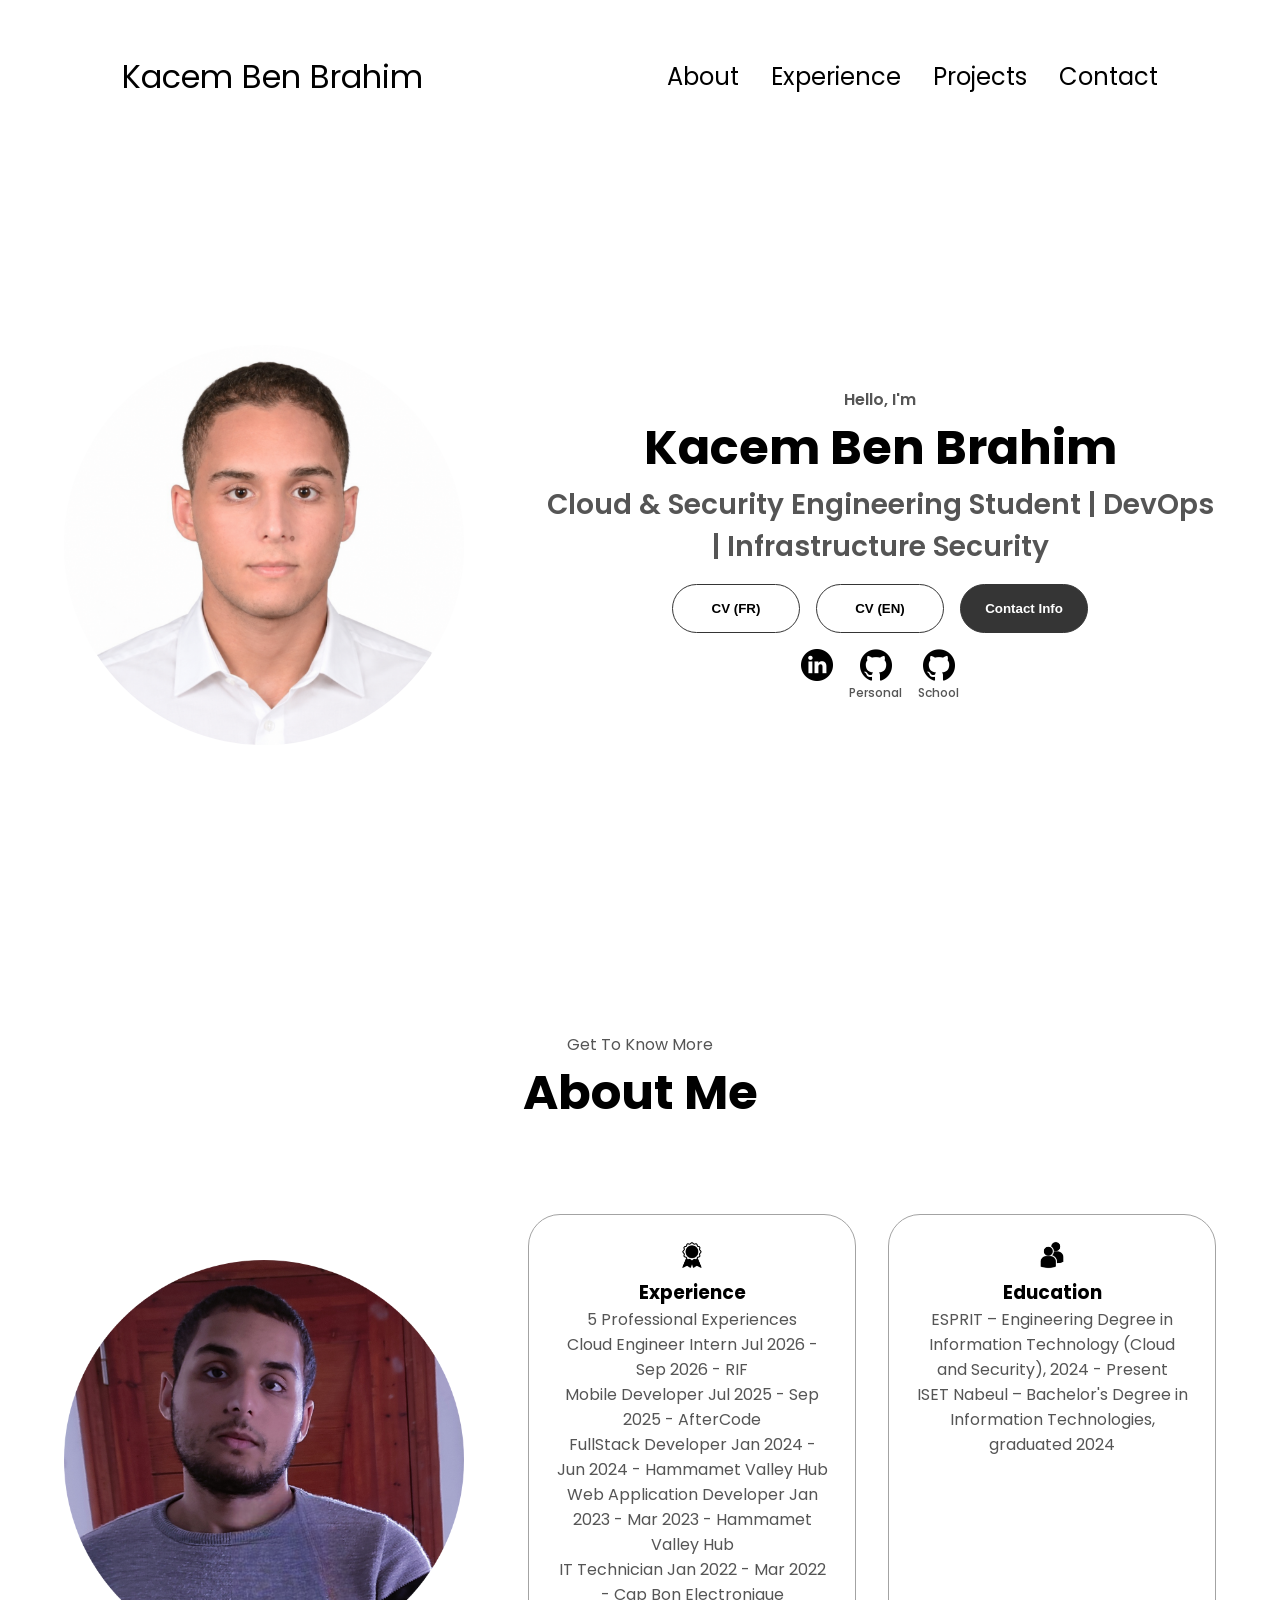
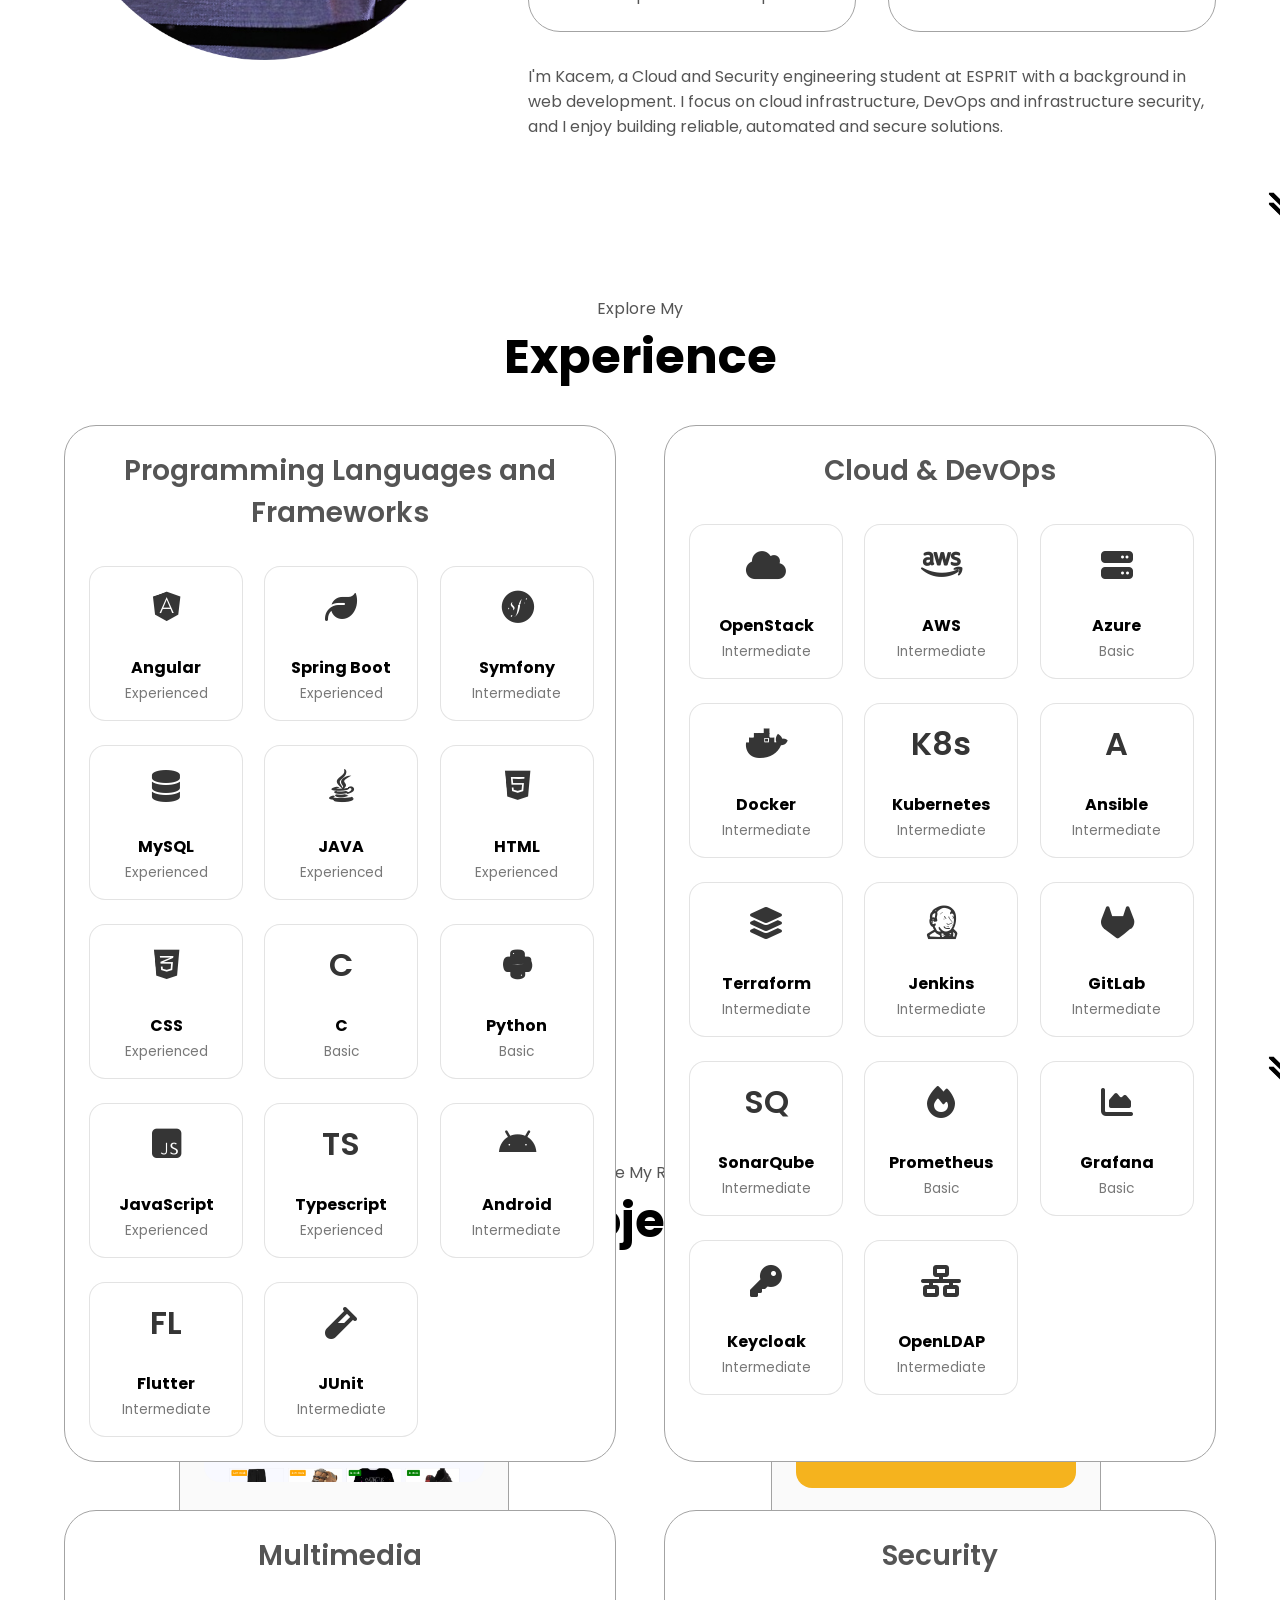
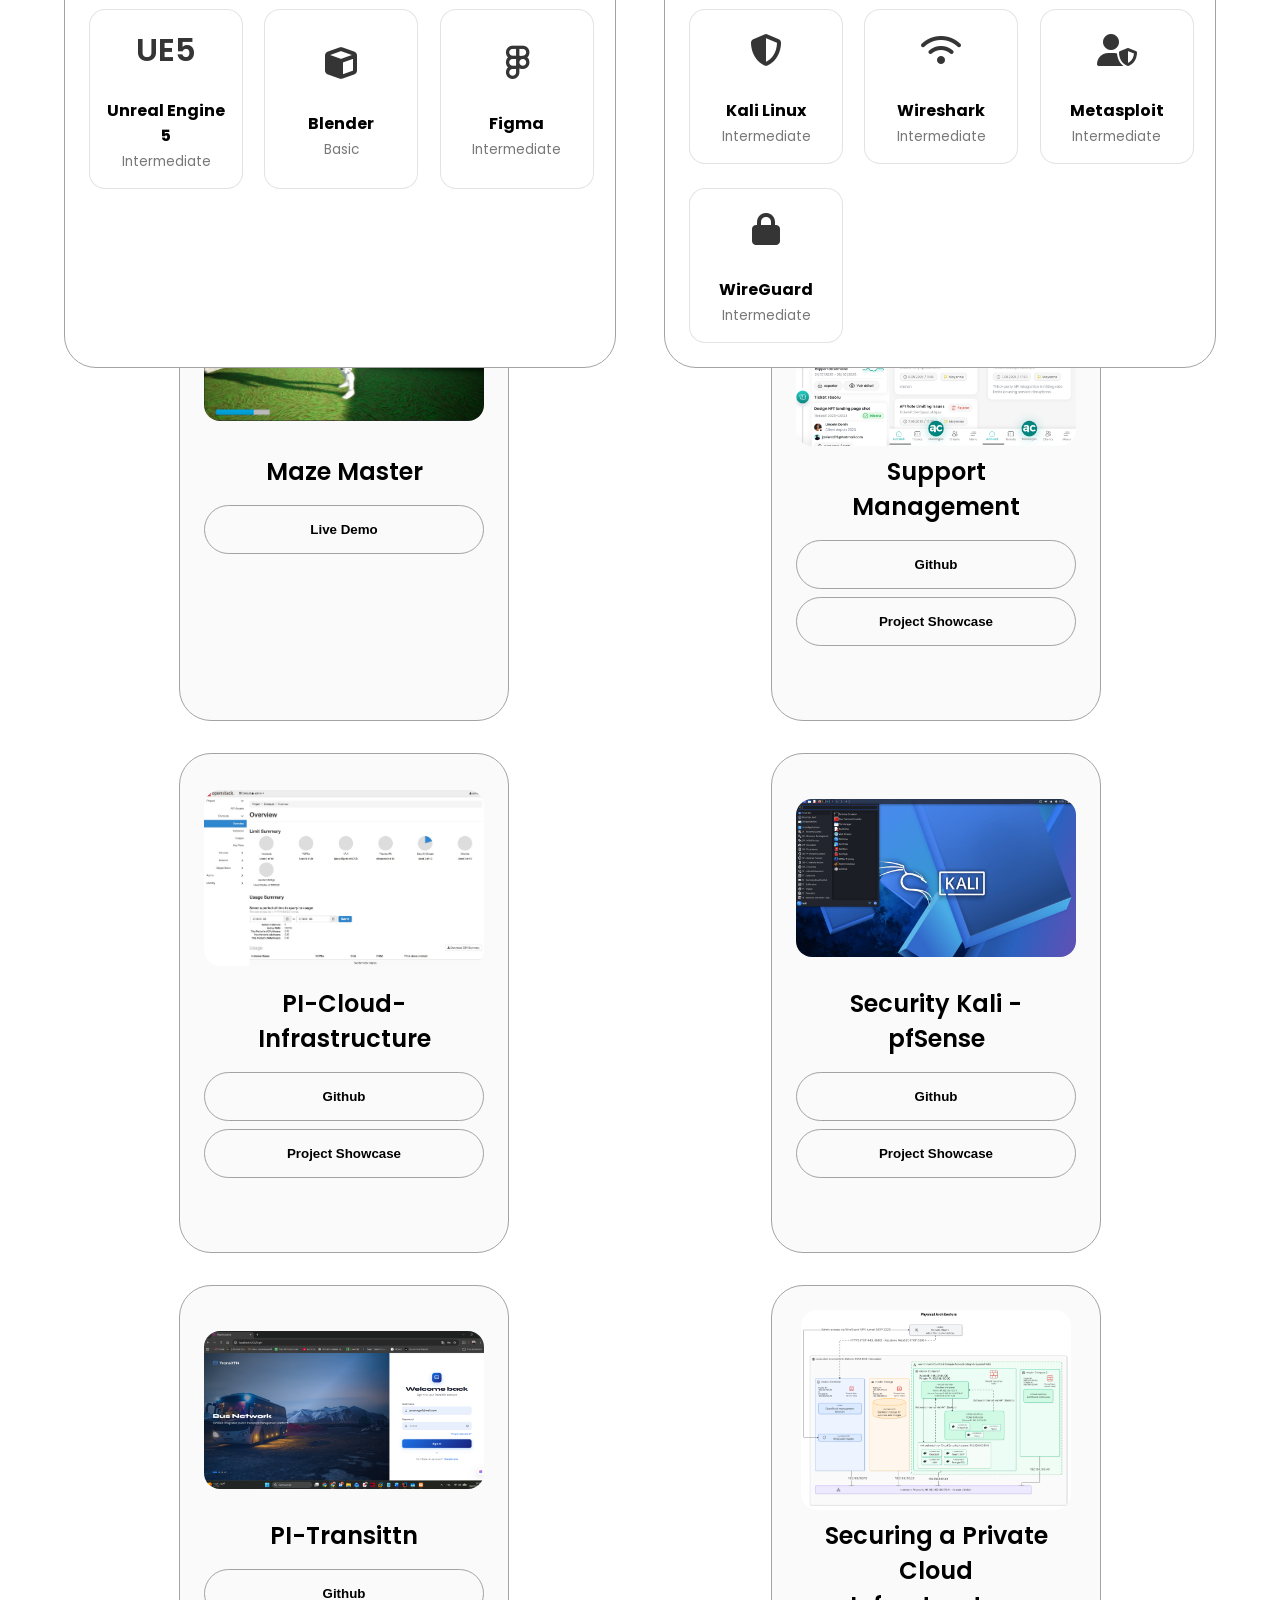
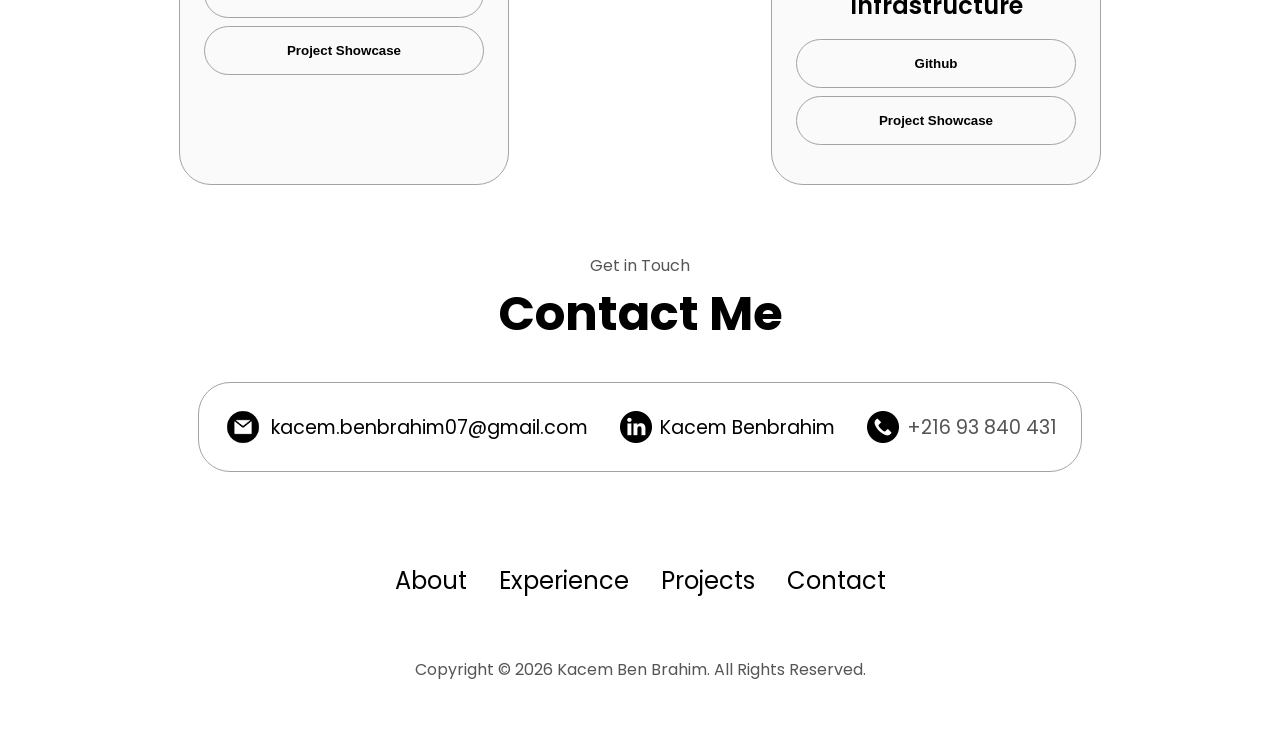
<file: index.html>
<!DOCTYPE html>
<html lang="en">
  <head>
    <meta charset="UTF-8" />
    <meta http-equiv="X-UA-Compatible" content="IE=edge" />
    <meta name="viewport" content="width=device-width, initial-scale=1.0" />
    <title>My Portfolio</title>
    <link rel="stylesheet" href="style.css" />
    <link rel="stylesheet" href="mediaqueries.css" />
    <link rel="stylesheet" href="https://cdnjs.cloudflare.com/ajax/libs/font-awesome/6.4.0/css/all.min.css" />
  </head>
  <body>
    <nav id="desktop-nav">
      <div class="logo">Kacem Ben Brahim</div>
      <div>
        <ul class="nav-links">
          <li><a href="#about">About</a></li>
          <li><a href="#experience">Experience</a></li>
          <li><a href="#projects">Projects</a></li>
          <li><a href="#contact">Contact</a></li>
        </ul>
      </div>
    </nav>
    <nav id="hamburger-nav">
      <div class="logo">Kacem Ben Brahim</div>
      <div class="hamburger-menu">
        <div class="hamburger-icon" onclick="toggleMenu()">
          <span></span>
          <span></span>
          <span></span>
        </div>
        <div class="menu-links">
          <li><a href="#about" onclick="toggleMenu()">About</a></li>
          <li><a href="#experience" onclick="toggleMenu()">Experience</a></li>
          <li><a href="#projects" onclick="toggleMenu()">Projects</a></li>
          <li><a href="#contact" onclick="toggleMenu()">Contact</a></li>
        </div>
      </div>
    </nav>
    <section id="profile">
      <div class="section__pic-container">
        <img src="./assets/cropped_image.png" alt="Kacem Ben Brahim profile picture" />
      </div>
      <div class="section__text">
        <p class="section__text__p1">Hello, I'm</p>
        <h1 class="title">Kacem Ben Brahim</h1>
        <p class="section__text__p2">Cloud & Security Engineering Student | DevOps | Infrastructure Security</p>
        <div class="btn-container">
          <button
            class="btn btn-color-2"
            onclick="window.open('https://drive.google.com/file/d/1gqTHZVqPVp2yynAtfOmWxTQ9Wt5wGsze/view?usp=sharing')"
          >
            CV (FR)
          </button>
          <button
            class="btn btn-color-2"
            onclick="window.open('https://drive.google.com/file/d/1keGdab0BsPMZWGA1Zuk4cXLkXAifsfR1/view?usp=sharing')"
          >
            CV (EN)
          </button>
          <button class="btn btn-color-1" onclick="location.href='./#contact'">
            Contact Info
          </button>
        </div>
        <div id="socials-container">
          <img
            src="./assets/linkedin.png"
            alt="My LinkedIn profile"
            class="icon"
            onclick="location.href='https://www.linkedin.com/in/kacem-benbrahim'"
          />
          <div class="github-container" onclick="location.href='https://github.com/Kacem300'">
            <img
              src="./assets/github.png"
              alt="Personal Github"
              class="icon"
            />
            <span class="github-label">Personal</span>
          </div>
          <div class="github-container" onclick="location.href='https://github.com/KacemEsprit'">
            <img
              src="./assets/github.png"
              alt="School Github"
              class="icon"
            />
            <span class="github-label">School</span>
          </div>
        </div>
      </div>
    </section>
    <section id="about">
      <p class="section__text__p1">Get To Know More</p>
      <h1 class="title">About Me</h1>
      <div class="section-container">
        <div class="section__pic-container">
          <img
            src="./assets/kacempro.png"
            alt="Profile picture"
            class="about-pic"
          />
        </div>
        <div class="about-details-container">
          <div class="about-containers">
            <div class="details-container">
              <img
                src="./assets/experience.png"
                alt="Experience icon"
                class="icon"
              />
              <h3>Experience</h3>
              <p>5 Professional Experiences <br /> Cloud Engineer Intern Jul 2026 - Sep 2026 - RIF <br />Mobile Developer Jul 2025 - Sep 2025 - AfterCode <br />FullStack Developer Jan 2024 - Jun 2024 - Hammamet Valley Hub <br />Web Application Developer Jan 2023 - Mar 2023 - Hammamet Valley Hub <br />IT Technician Jan 2022 - Mar 2022 - Cap Bon Electronique
              </p>
            </div>
            <div class="details-container">
              <img
                src="./assets/education.png"
                alt="Education icon"
                class="icon"
              />
              <h3>Education</h3>
              <p>ESPRIT – Engineering Degree in Information Technology (Cloud and Security), 2024 - Present
                <br />ISET Nabeul – Bachelor's Degree in Information Technologies, graduated 2024 </p>
            </div>
          </div>
          <div class="text-container">
            <p>
              I'm Kacem, a Cloud and Security engineering student at ESPRIT with a background in web development. I focus on cloud infrastructure,
              DevOps and infrastructure security, and I enjoy building reliable, automated and secure solutions.
            </p>
          </div>
        </div>
      </div>
      <img
        src="./assets/arrow.png"
        alt="Arrow icon"
        class="icon arrow"
        onclick="location.href='./#experience'"
      />
    </section>
    <section id="experience">
      <p class="section__text__p1">Explore My</p>
      <h1 class="title">Experience</h1>
      <div class="experience-details-container">
        <div class="about-containers">
          <div class="details-container">
            <h2 class="experience-sub-title">Programming Languages and Frameworks</h2>
            <div class="article-container">
              <article class="skill-card">
                <i class="fab fa-angular"></i>
                <div>
                  <h3>Angular</h3>
                  <p>Experienced</p>
                </div>
              </article>
              <article class="skill-card">
                <i class="fas fa-leaf"></i>
                <div>
                  <h3>Spring Boot</h3>
                  <p>Experienced</p>
                </div>
              </article>
              <article class="skill-card">
                <i class="fab fa-symfony"></i>
                <div>
                  <h3>Symfony</h3>
                  <p>Intermediate</p>
                </div>
              </article>
              <article class="skill-card">
                <i class="fas fa-database"></i>
                <div>
                  <h3>MySQL</h3>
                  <p>Experienced</p>
                </div>
              </article>
              <article class="skill-card">
                <i class="fab fa-java"></i>
                <div>
                  <h3>JAVA</h3>
                  <p>Experienced</p>
                </div>
              </article>
              <article class="skill-card">
                <i class="fab fa-html5"></i>
                <div>
                  <h3>HTML</h3>
                  <p>Experienced</p>
                </div>
              </article>
              <article class="skill-card">
                <i class="fab fa-css3-alt"></i>
                <div>
                  <h3>CSS</h3>
                  <p>Experienced</p>
                </div>
              </article>
              <article class="skill-card">
                <span class="custom-icon-text">C</span>
                <div>
                  <h3>C</h3>
                  <p>Basic</p>
                </div>
              </article>
              <article class="skill-card">
                <i class="fab fa-python"></i>
                <div>
                  <h3>Python</h3>
                  <p>Basic</p>
                </div>
              </article>
              <article class="skill-card">
                <i class="fab fa-js-square"></i>
                <div>
                  <h3>JavaScript</h3>
                  <p>Experienced</p>
                </div>
              </article>
              <article class="skill-card">
                <span class="custom-icon-text">TS</span>
                <div>
                  <h3>Typescript</h3>
                  <p>Experienced</p>
                </div>
              </article>
              <article class="skill-card">
                <i class="fab fa-android"></i>
                <div>
                  <h3>Android</h3>
                  <p>Intermediate</p>
                </div>
              </article>
              <article class="skill-card">
                <span class="custom-icon-text">FL</span>
                <div>
                  <h3>Flutter</h3>
                  <p>Intermediate</p>
                </div>
              </article>
              <article class="skill-card">
                <i class="fas fa-vial"></i>
                <div>
                  <h3>JUnit</h3>
                  <p>Intermediate</p>
                </div>
              </article>
            </div>
          </div>
          <div class="details-container">
            <h2 class="experience-sub-title">Cloud & DevOps</h2>
            <div class="article-container">
              <article class="skill-card">
                <i class="fas fa-cloud"></i>
                <div>
                  <h3>OpenStack</h3>
                  <p>Intermediate</p>
                </div>
              </article>
              <article class="skill-card">
                <i class="fab fa-aws"></i>
                <div>
                  <h3>AWS</h3>
                  <p>Intermediate</p>
                </div>
              </article>
              <article class="skill-card">
                <i class="fas fa-server"></i>
                <div>
                  <h3>Azure</h3>
                  <p>Basic</p>
                </div>
              </article>
              <article class="skill-card">
                <i class="fab fa-docker"></i>
                <div>
                  <h3>Docker</h3>
                  <p>Intermediate</p>
                </div>
              </article>
              <article class="skill-card">
                <span class="custom-icon-text">K8s</span>
                <div>
                  <h3>Kubernetes</h3>
                  <p>Intermediate</p>
                </div>
              </article>
              <article class="skill-card">
                <span class="custom-icon-text">A</span>
                <div>
                  <h3>Ansible</h3>
                  <p>Intermediate</p>
                </div>
              </article>
              <article class="skill-card">
                <i class="fas fa-layer-group"></i>
                <div>
                  <h3>Terraform</h3>
                  <p>Intermediate</p>
                </div>
              </article>
              <article class="skill-card">
                <i class="fab fa-jenkins"></i>
                <div>
                  <h3>Jenkins</h3>
                  <p>Intermediate</p>
                </div>
              </article>
              <article class="skill-card">
                <i class="fab fa-gitlab"></i>
                <div>
                  <h3>GitLab</h3>
                  <p>Intermediate</p>
                </div>
              </article>
              <article class="skill-card">
                <span class="custom-icon-text">SQ</span>
                <div>
                  <h3>SonarQube</h3>
                  <p>Intermediate</p>
                </div>
              </article>
              <article class="skill-card">
                <i class="fas fa-fire"></i>
                <div>
                  <h3>Prometheus</h3>
                  <p>Basic</p>
                </div>
              </article>
              <article class="skill-card">
                <i class="fas fa-chart-area"></i>
                <div>
                  <h3>Grafana</h3>
                  <p>Basic</p>
                </div>
              </article>
              <article class="skill-card">
                <i class="fas fa-key"></i>
                <div>
                  <h3>Keycloak</h3>
                  <p>Intermediate</p>
                </div>
              </article>
              <article class="skill-card">
                <i class="fas fa-network-wired"></i>
                <div>
                  <h3>OpenLDAP</h3>
                  <p>Intermediate</p>
                </div>
              </article>
            </div>
          </div>
          <div class="details-container">
            <h2 class="experience-sub-title">Multimedia</h2>
            <div class="article-container">
              <article class="skill-card">
                <span class="custom-icon-text">UE5</span>
                <div>
                  <h3>Unreal Engine 5 </h3>
                  <p>Intermediate</p>
                </div>
              </article>
              <article class="skill-card">
                <i class="fas fa-cube"></i>
                <div>
                  <h3>Blender</h3>
                  <p>Basic</p>
                </div>
              </article>
              <article class="skill-card">
                <i class="fab fa-figma"></i>
                <div>
                  <h3>Figma</h3>
                  <p>Intermediate</p>
                </div>
              </article>
            </div>
          </div>
          <div class="details-container">
            <h2 class="experience-sub-title">Security</h2>
            <div class="article-container">
              <article class="skill-card">
                <i class="fas fa-shield-alt"></i>
                <div>
                  <h3>Kali Linux</h3>
                  <p>Intermediate</p>
                </div>
              </article>
              <article class="skill-card">
                <i class="fas fa-wifi"></i>
                <div>
                  <h3>Wireshark</h3>
                  <p>Intermediate</p>
                </div>
              </article>
              <article class="skill-card">
                <i class="fas fa-user-shield"></i>
                <div>
                  <h3>Metasploit</h3>
                  <p>Intermediate</p>
                </div>
              </article>
              <article class="skill-card">
                <i class="fas fa-lock"></i>
                <div>
                  <h3>WireGuard</h3>
                  <p>Intermediate</p>
                </div>
              </article>
            </div>
          </div>
        </div>
      </div>
      <img
        src="./assets/arrow.png"
        alt="Arrow icon"
        class="icon arrow"
        onclick="location.href='./#projects'"
      />
    </section>
    <section id="projects">
      <p class="section__text__p1">Browse My Recent</p>
      <h1 class="title">Projects</h1>
      <div class="experience-details-container">
        <div class="about-containers">
          <div class="details-container color-container">
            <div class="article-container">
              <img
                src="./assets/front2.png"
                alt="Project 1"
                class="project-img"
              />
            </div>
            <h2 class="experience-sub-title project-title"> The Valley</h2>
            <div class="btn-container">
              <button
                class="btn btn-color-2 project-btn"
                onclick="location.href='https://github.com/Kacem300/PFE-SRPING_BOOT-3.0.git'"
              >
                Github
              </button>
              <button
                class="btn btn-color-2 project-btn"
                onclick="location.href='./projects.html#the-valley'"
              >
                Project Showcase
              </button>
            </div>
          </div>
          <div class="details-container color-container">
            <div class="article-container">
              <img
                src="./assets/front1.png"
                alt="Project 2"
                class="project-img"
              />
            </div>
            <h2 class="experience-sub-title project-title">Naksha</h2>
            <div class="btn-container">
              <button
                class="btn btn-color-2 project-btn"
                onclick="location.href='https://github.com/Kacem300/Naksha-Backend_Frontend.git'"
              >
                Github
              </button>
              <button
                class="btn btn-color-2 project-btn"
                onclick="location.href='./projects.html#naksha'"
              >
                Project Showcase
              </button>
            </div>
          </div>
          <div class="details-container color-container">
            <div class="article-container">
              <img
                src="./assets/MazeMaster.png"
                alt="Project 3"
                class="project-img"
              />
            </div>
            <h2 class="experience-sub-title project-title">Maze Master</h2>
            <div class="btn-container">
             <!--  <button
                class="btn btn-color-2 project-btn"
                onclick="location.href='https://github.com/'"
              >
                Github
              </button> -->
              <button
                class="btn btn-color-2 project-btn"
                onclick="location.href='https://drive.google.com/file/d/15C0K2BYvsBRPVsL_Kt1R3IK-gd2UtjeS/view'"
              >
                Live Demo
              </button>
            </div>
          </div>
          <div class="details-container color-container">
            <div class="article-container">
              <img
                src="./assets/Support-management-Aftercode.png"
                alt="Project 4"
                class="project-img"
              />
            </div>
            <h2 class="experience-sub-title project-title">Support Management</h2>
            <div class="btn-container">
              <button
                class="btn btn-color-2 project-btn"
                onclick="location.href='https://github.com/Kacem300/Support-management-Aftercode'"
              >
                Github
              </button>
              <button
                class="btn btn-color-2 project-btn"
                onclick="location.href='./projects.html#support-management'"
              >
                Project Showcase
              </button>
            </div>
          </div>
          <div class="details-container color-container">
            <div class="article-container">
              <img
                src="./assets/cloudautomation.png"
                alt="Project 5"
                class="project-img"
              />
            </div>
            <h2 class="experience-sub-title project-title">PI-Cloud-Infrastructure </h2>
            <div class="btn-container">
              <button
                class="btn btn-color-2 project-btn"
                onclick="location.href='https://github.com/Kacem300'"
              >
                Github
              </button>
              <button
                class="btn btn-color-2 project-btn"
                onclick="location.href='./projects.html#cloud-automation'"
              >
                Project Showcase
              </button>
            </div>
          </div>
          <div class="details-container color-container">
            <div class="article-container">
              <img
                src="./assets/securityproeject.png"
                alt="Project 6"
                class="project-img"
              />
            </div>
            <h2 class="experience-sub-title project-title">Security Kali - pfSense</h2>
            <div class="btn-container">
              <button
                class="btn btn-color-2 project-btn"
                onclick="location.href='https://github.com/Kacem300'"
              >
                Github
              </button>
              <button
                class="btn btn-color-2 project-btn"
                onclick="location.href='./projects.html#security-kali'"
              >
                Project Showcase
              </button>
            </div>
          </div>
          <div class="details-container color-container">
            <div class="article-container">
              <img
                src="./assets/transittnproject.png"
                alt="Project 7"
                class="project-img"
              />
            </div>
            <h2 class="experience-sub-title project-title">PI-Transittn</h2>
            <div class="btn-container">
              <button
                class="btn btn-color-2 project-btn"
                onclick="location.href='https://github.com/Kacem300'"
              >
                Github
              </button>
              <button
                class="btn btn-color-2 project-btn"
                onclick="location.href='./projects.html#transittn'"
              >
                Project Showcase
              </button>
            </div>
          </div>
          <div class="details-container color-container">
            <div class="article-container">
              <img
                src="./assets/Cloud Security/Hetzner OpenStack Physical Deployment Architecture (2) - Copy.png"
                alt="Cloud Security private cloud architecture"
                class="project-img"
              />
            </div>
            <h2 class="experience-sub-title project-title">Securing a Private Cloud Infrastructure</h2>
            <div class="btn-container">
              <button
                class="btn btn-color-2 project-btn"
                onclick="location.href='https://github.com/Kacem300/Stage-RIF-Backup.git'"
              >
                Github
              </button>
              <button
                class="btn btn-color-2 project-btn"
                onclick="location.href='./projects.html#cloud-security'"
              >
                Project Showcase
              </button>
            </div>
          </div>
        </div>
      </div>
      <img
        src="./assets/arrow.png"
        alt="Arrow icon"
        class="icon arrow"
        onclick="location.href='./#contact'"
      />
    </section>
    <section id="contact">
      <p class="section__text__p1">Get in Touch</p>
      <h1 class="title">Contact Me</h1>
      <div class="contact-info-upper-container">
        <div class="contact-info-container">
          <img
            src="./assets/email.png"
            alt="Email icon"
            class="icon contact-icon email-icon"
          />
          <p><a href="mailto:kacem.benbrahim07@gmail.com">kacem.benbrahim07@gmail.com</a></p>
        </div>
        <div class="contact-info-container">
          <img
            src="./assets/linkedin.png"
            alt="LinkedIn icon"
            class="icon contact-icon"
          />
          <p><a href="https://www.linkedin.com/in/kacem-benbrahim">Kacem Benbrahim</a></p>
        </div>
        <div class="contact-info-container">
          <img
            src="./assets/cellphone.png"
            alt="LinkedIn icon"
            class="icon contact-icon"
          />
          <p>+216 93 840 431 </p>
        </div>
      </div>
    </section>
    <footer>
      <nav>
        <div class="nav-links-container">
          <ul class="nav-links">
            <li><a href="#about">About</a></li>
            <li><a href="#experience">Experience</a></li>
            <li><a href="#projects">Projects</a></li>
            <li><a href="#contact">Contact</a></li>
          </ul>
        </div>
      </nav>
      <p>Copyright &#169; 2026 Kacem Ben Brahim. All Rights Reserved.</p>
    </footer>
    <script src="script.js"></script>
  </body>
</html>
</file>
<file: style.css>
/* GENERAL */

@import url("https://fonts.googleapis.com/css2?family=Poppins:wght@300;400;500;600&display=swap");

* {
  margin: 0;
  padding: 0;
}

body {
  font-family: "Poppins", sans-serif;
}

html {
  scroll-behavior: smooth;
}

p {
  color: rgb(85, 85, 85);
}

/* TRANSITION */

a,
.btn {
  transition: all 300ms ease;
}

/* DESKTOP NAV */

nav,
.nav-links {
  display: flex;
}

nav {
  justify-content: space-around;
  align-items: center;
  height: 17vh;
}

.nav-links {
  gap: 2rem;
  list-style: none;
  font-size: 1.5rem;
}

a {
  color: black;
  text-decoration: none;
  text-decoration-color: white;
}

a:hover {
  color: grey;
  text-decoration: underline;
  text-underline-offset: 1rem;
  text-decoration-color: rgb(181, 181, 181);
}

.logo {
  font-size: 2rem;
}

.logo:hover {
  cursor: default;
}

/* HAMBURGER MENU */

#hamburger-nav {
  display: none;
}

.hamburger-menu {
  position: relative;
  display: inline-block;
}

.hamburger-icon {
  display: flex;
  flex-direction: column;
  justify-content: space-between;
  height: 24px;
  width: 30px;
  cursor: pointer;
}

.hamburger-icon span {
  width: 100%;
  height: 2px;
  background-color: black;
  transition: all 0.3 ease-in-out;
}

.menu-links {
  position: absolute;
  top: 100%;
  right: 0;
  background-color: white;
  width: fit-content;
  max-height: 0;
  overflow: hidden;
  transition: all 0.3 ease-in-out;
}

.menu-links a {
  display: block;
  padding: 10px;
  text-align: center;
  font-size: 1.5rem;
  color: black;
  text-decoration: none;
  transition: all 0.3 ease-in-out;
}

.menu-links li {
  list-style: none;
}

.menu-links.open {
  max-height: 300px;
}

.hamburger-icon.open span:first-child {
  transform: rotate(45deg) translate(10px, 5px);
}

.hamburger-icon.open span:nth-child(2) {
  opacity: 0;
}

.hamburger-icon.open span:last-child {
  transform: rotate(-45deg) translate(10px, -5px);
}

.hamburger-icon span:first-child {
  transform: none;
}

.hamburger-icon span:first-child {
  opacity: 1;
}

.hamburger-icon span:first-child {
  transform: none;
}

/* SECTIONS */

section {
  padding-top: 4vh;
  height: 96vh;
  margin: 0 5%; /* Reduced from 10rem to be more responsive */
  box-sizing: border-box;
  min-height: fit-content;
}

.section-container {
  display: flex;
}

/* PROFILE SECTION */

#profile {
  display: flex;
  justify-content: center;
  gap: 5rem;
  height: 80vh;
}

.section__pic-container {
  display: flex;
  height: 400px;
  width: 400px;
  margin: auto 0;
  flex-shrink: 0;
}

#profile .section__pic-container img {
  width: 100%;
  height: 100%;
  border-radius: 50%;
  object-fit: cover;
}

.section__text {
  align-self: center;
  text-align: center;
}

.section__text p {
  font-weight: 600;
}

.section__text__p1 {
  text-align: center;
}

.section__text__p2 {
  font-size: 1.75rem;
  margin-bottom: 1rem;
}

.title {
  font-size: 3rem;
  text-align: center;
}

#socials-container {
  display: flex;
  justify-content: center;
  margin-top: 1rem;
  gap: 1rem;
}

.github-container {
  display: flex;
  flex-direction: column;
  align-items: center;
  gap: 0.2rem;
  cursor: pointer;
}

.github-label {
  font-size: 0.75rem;
  font-weight: 500;
  color: rgb(85, 85, 85);
}

/* ICONS */

.icon {
  cursor: pointer;
  height: 2rem;
}

/* BUTTONS */

.btn-container {
  display: flex;
  justify-content: center;
  gap: 1rem;
}

.btn {
  font-weight: 600;
  transition: all 300ms ease;
  padding: 1rem;
  width: 8rem;
  border-radius: 2rem;
}

.btn-color-1,
.btn-color-2 {
  border: rgb(53, 53, 53) 0.1rem solid;
}

.btn-color-1:hover,
.btn-color-2:hover {
  cursor: pointer;
}

.btn-color-1,
.btn-color-2:hover {
  background: rgb(53, 53, 53);
  color: white;
}

.btn-color-1:hover {
  background: rgb(0, 0, 0);
}

.btn-color-2 {
  background: none;
}

.btn-color-2:hover {
  border: rgb(255, 255, 255) 0.1rem solid;
}

.btn-container {
  gap: 1rem;
}

/* ABOUT SECTION */

#about {
  position: relative;
}

.about-containers {
  gap: 2rem;
  margin-bottom: 2rem;
  margin-top: 2rem;
}

.about-details-container {
  justify-content: center;
  flex-direction: column;
}

.about-containers,
.about-details-container {
  display: flex;
}

.about-pic {
  border-radius: 2rem;
}

.arrow {
  position: absolute;
  right: -5rem;
  bottom: 2.5rem;
}

.details-container {
  padding: 1.5rem;
  flex: 1;
  background: white;
  border-radius: 2rem;
  border: rgb(53, 53, 53) 0.1rem solid;
  border-color: rgb(163, 163, 163);
  text-align: center;
}

.section-container {
  gap: 4rem;
  height: 80%;
}

.section__pic-container {
  height: 400px;
  width: 400px;
  margin: auto 0;
}

/* EXPERIENCE SECTION */

#experience {
  position: relative;
}

.experience-sub-title {
  color: rgb(85, 85, 85);
  font-weight: 600;
  font-size: 1.75rem;
  margin-bottom: 2rem;
}

.experience-details-container {
  display: flex;
  justify-content: center;
  flex-direction: column;
}

.article-container {
  display: grid;
  grid-template-columns: repeat(auto-fit, minmax(130px, 1fr));
  gap: 1.5rem;
  width: 100%;
  text-align: center;
}

article {
  display: flex;
  flex-direction: column;
  align-items: center;
  justify-content: center;
  width: auto;
  min-width: 120px;
  gap: 0.5rem;
  text-align: center;
}

article .icon {
  cursor: default;
}

.skill-card {
  padding: 1rem;
  border-radius: 1rem;
  background: rgba(255, 255, 255, 0.5);
  border: 1px solid rgba(163, 163, 163, 0.3);
  transition: all 300ms ease;
}

.skill-card:hover {
  transform: translateY(-5px);
  background: rgba(255, 255, 255, 0.8);
  box-shadow: 0 5px 15px rgba(0, 0, 0, 0.1);
}

.skill-card i,
.custom-icon-text {
  font-size: 2rem; /* Reduced slightly to fit 3 characters like K8s */
  color: rgb(53, 53, 53);
  margin-bottom: 0.5rem;
  font-weight: 600;
  display: flex;
  align-items: center;
  justify-content: center;
  height: 3rem;
  width: 3rem;
  line-height: 1;
}

.skill-card h3 {
  font-size: 1rem;
  margin: 0.5rem 0 0.25rem 0;
  color: rgb(0, 0, 0);
}

.skill-card p {
  font-size: 0.85rem;
  margin: 0;
  color: rgb(120, 120, 120);
}

/* PROJECTS SECTION */

.experience-details-container .about-containers {
  display: grid;
  grid-template-columns: 1fr 1fr; /* Force 2 columns */
  gap: 3rem; /* Increased gap for better separation */
  width: 100%;
}

#experience .details-container {
  width: 100%;
  box-sizing: border-box;
}

#projects .about-containers {
  display: grid;
  grid-template-columns: repeat(4, 1fr); /* Max 4 projects per line */
  gap: 3.5rem; /* Further increased gap for more breathing room */
  width: 100%;
  justify-items: center; /* Center cards within grid columns */
}

#projects .details-container.color-container {
  display: flex;
  flex-direction: column;
  justify-content: flex-start; /* Group elements at the top */
  align-items: center;
  width: 100%;
  max-width: 280px; /* Slightly smaller cards */
  margin: 0; 
  min-height: 450px; /* Further reduced height */
  padding: 1.5rem; /* Reduced padding */
}

#projects .btn-container {
  display: flex;
  flex-direction: column;
  gap: 0.5rem; /* Tighter buttons */
  width: 100%;
  margin-top: 0.5rem; /* Smaller top margin */
}

#projects .btn-container .btn {
  width: 100%;
}

.gallery-btn-container {
  display: flex;
  justify-content: center;
  gap: 1rem;
  margin: 2rem 0;
}

.project-section {
  scroll-margin-top: 100px;
}

.color-container {
  border-color: rgb(163, 163, 163);
  background: rgb(250, 250, 250);
}

#projects .article-container {
  height: 200px;
  display: flex;
  align-items: center;
  justify-content: center;
}

#projects .project-img {
  max-height: 100%;
  max-width: 100%;
  object-fit: contain;
  border-radius: 1rem;
}

.project-title {
  margin: 0.5rem 1rem; /* Reduced top/bottom margin */
  color: black;
  font-size: 1.5rem; /* Restored for better visibility in 4-col layout */
}

.project-btn {
  color: black;
  border-color: rgb(163, 163, 163);
}

/* CONTACT */

#contact {
  display: flex;
  justify-content: center;
  flex-direction: column;
  height: 70vh;
}

.contact-info-upper-container {
  display: flex;
  justify-content: center;
  border-radius: 2rem;
  border: rgb(53, 53, 53) 0.1rem solid;
  border-color: rgb(163, 163, 163);
  background: (250, 250, 250);
  margin: 2rem auto;
  padding: 0.5rem;
}

.contact-info-container {
  display: flex;
  align-items: center;
  justify-content: center;
  gap: 0.5rem;
  margin: 1rem;
}

.contact-info-container p {
  font-size: larger;
}

.contact-icon {
  cursor: default;
}

.email-icon {
  height: 2.5rem;
}

/* FOOTER SECTION */

footer {
  height: 26vh;
  margin: 0 1rem;
}

footer p {
  text-align: center;
}
</file>
<file: mediaqueries.css>
@media screen and (max-width: 1400px) {
  #projects .about-containers {
    grid-template-columns: repeat(2, 1fr); /* 2 columns on smaller desktops */
    gap: 2rem;
  }
  #profile {
    height: 83vh;
    margin-bottom: 6rem;
  }
  .about-containers {
    flex-wrap: wrap;
  }
  #contact,
  #projects {
    height: fit-content;
  }
}

@media screen and (max-width: 1200px) {
  #desktop-nav {
    display: none;
  }
  #hamburger-nav {
    display: flex;
  }
  #experience,
  .experience-details-container {
    margin-top: 2rem;
  }
  #profile,
  .section-container {
    display: block;
  }
  .arrow {
    display: none;
  }
  section,
  .section-container {
    height: fit-content;
  }
  section {
    margin: 0 5%;
  }
  .section__pic-container {
    width: 275px;
    height: 275px;
    margin: 0 auto 2rem;
  }
  .about-containers {
    margin-top: 0;
  }
}

@media screen and (max-width: 1000px) {
  .experience-details-container .about-containers,
  #projects .about-containers {
    grid-template-columns: 1fr;
  }
}

@media screen and (max-width: 600px) {
  #contact,
  footer {
    height: 40vh;
  }
  #profile {
    height: 83vh;
    margin-bottom: 0;
  }
  article {
    font-size: 1rem;
  }
  .skill-card i {
    font-size: 2rem;
  }
  .article-container {
    grid-template-columns: repeat(auto-fit, minmax(100px, 1fr));
    gap: 1rem;
  }
  footer nav {
    height: fit-content;
    margin-bottom: 2rem;
  }
  .about-containers,
  .contact-info-upper-container,
  .btn-container {
    display: flex; /* Ensure they stay flex for other sections */
    flex-wrap: wrap;
  }
  .experience-details-container .about-containers {
    grid-template-columns: 1fr; /* Switch to 1 column on mobile */
  }
  .contact-info-container {
    margin: 0;
  }
  .contact-info-container p,
  .nav-links li a {
    font-size: 1rem;
  }
  .experience-sub-title {
    font-size: 1.25rem;
  }
  .logo {
    font-size: 1.5rem;
  }
  .nav-links {
    flex-direction: column;
    gap: 0.5rem;
    text-align: center;
  }
  .section__pic-container {
    width: auto;
    height: 46vw;
    justify-content: center;
  }
  .section__text__p2 {
    font-size: 1.25rem;
  }
  .title {
    font-size: 2rem;
  }
  .text-container {
    text-align: justify;
  }
}
</file>
